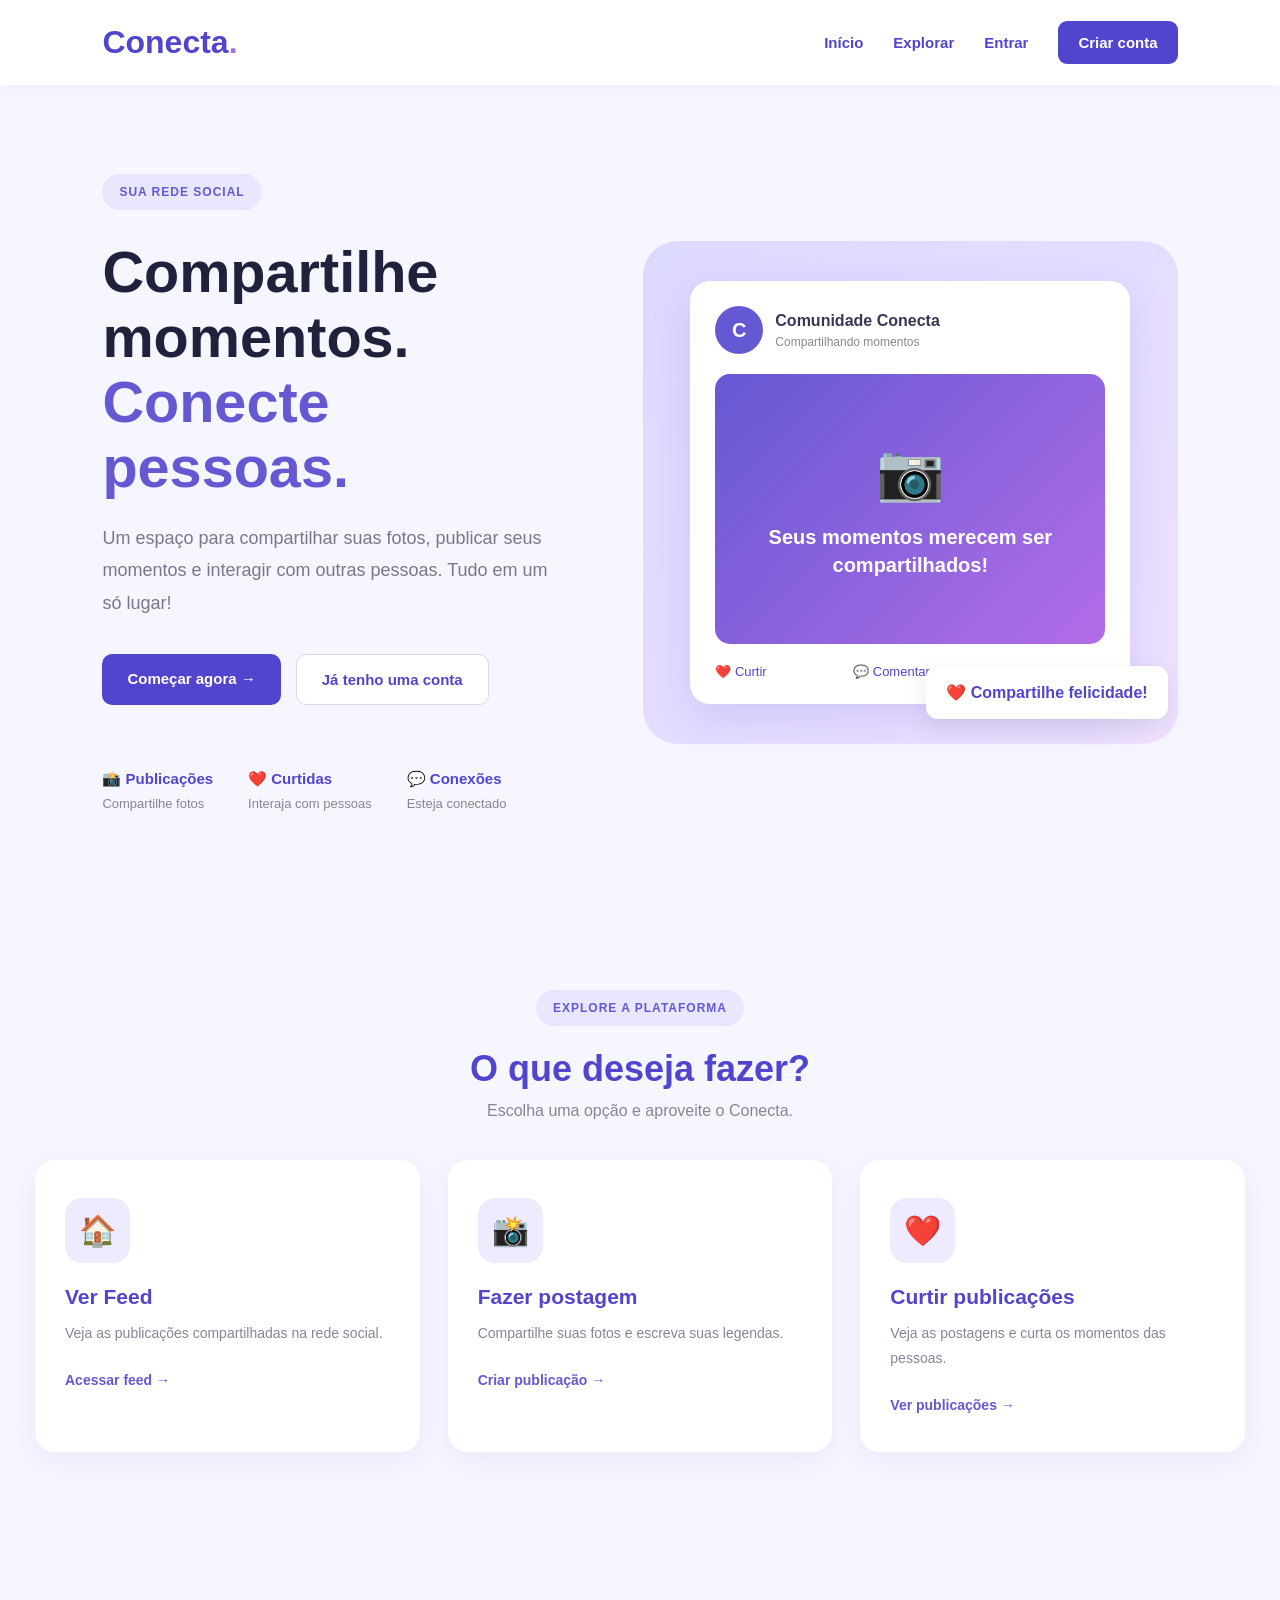
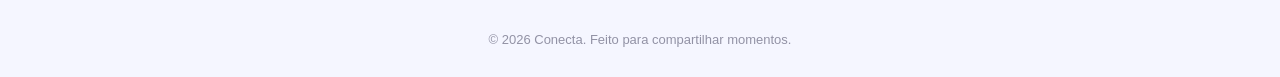
<file: front/index.html>
<!DOCTYPE html>
<html lang="pt-br">
<head>
    <meta charset="UTF-8">
    <meta name="viewport" content="width=device-width, initial-scale=1.0">
    <title>Conecta | Sua rede social</title>

    <link rel="stylesheet" href="css/style.css">
</head>

<body>

    <header class="topo">
        <h1>Conecta<span>.</span></h1>

        <nav>
            <a href="#inicio">Início</a>
            <a href="#explorar">Explorar</a>
            <a href="login.html">Entrar</a>
            <a href="cadastro.html" class="nav-cadastro">Criar conta</a>
        </nav>
    </header>

    <main class="pagina-inicial">

        <section class="inicio" id="inicio">

            <div class="conteudo">
                <span class="etiqueta">SUA REDE SOCIAL</span>

                <h2>
                    Compartilhe momentos.
                    <span>Conecte pessoas.</span>
                </h2>

                <p>
                    Um espaço para compartilhar suas fotos,
                    publicar seus momentos e interagir com
                    outras pessoas. Tudo em um só lugar!
                </p>

                <div class="acoes">
                    <a href="cadastro.html" class="botao-principal">
                        Começar agora →
                    </a>

                    <a href="login.html" class="botao-secundario">
                        Já tenho uma conta
                    </a>
                </div>

                <div class="informacoes">
                    <div>
                        <strong>📸 Publicações</strong>
                        <small>Compartilhe fotos</small>
                    </div>

                    <div>
                        <strong>❤️ Curtidas</strong>
                        <small>Interaja com pessoas</small>
                    </div>

                    <div>
                        <strong>💬 Conexões</strong>
                        <small>Esteja conectado</small>
                    </div>
                </div>
            </div>

            <div class="visual">
                <div class="cartao">

                    <div class="perfil">
                        <div class="avatar">C</div>

                        <div>
                            <strong>Comunidade Conecta</strong>
                            <small>Compartilhando momentos</small>
                        </div>
                    </div>

                    <div class="imagem">
                        <span>📷</span>
                        <h3>Seus momentos merecem ser compartilhados!</h3>
                    </div>

                    <div class="curtidas">
                        <span>❤️ Curtir</span>
                        <span>💬 Comentar</span>
                        <span>↗ Compartilhar</span>
                    </div>

                </div>

                <div class="flutuante">
                    ❤️ Compartilhe felicidade!
                </div>
            </div>

        </section>

        <section class="area-acesso" id="explorar">

            <span class="etiqueta">EXPLORE A PLATAFORMA</span>

            <h2>O que deseja fazer?</h2>

            <p>
                Escolha uma opção e aproveite o Conecta.
            </p>

            <div class="opcoes-acesso">

                <a href="feed.html" class="opcao">
                    <div class="icone">🏠</div>

                    <h3>Ver Feed</h3>

                    <p>
                        Veja as publicações compartilhadas
                        na rede social.
                    </p>

                    <span class="link-opcao">Acessar feed →</span>
                </a>

                <a href="publicacao.html" class="opcao">
                    <div class="icone">📸</div>

                    <h3>Fazer postagem</h3>

                    <p>
                        Compartilhe suas fotos e escreva
                        suas legendas.
                    </p>

                    <span class="link-opcao">Criar publicação →</span>
                </a>

                <a href="feed.html" class="opcao">
                    <div class="icone">❤️</div>

                    <h3>Curtir publicações</h3>

                    <p>
                        Veja as postagens e curta os
                        momentos das pessoas.
                    </p>

                    <span class="link-opcao">Ver publicações →</span>
                </a>

            </div>
        </section>

    </main>

    <footer>
        © 2026 Conecta. Feito para compartilhar momentos.
    </footer>

</body>
</html>
</file>
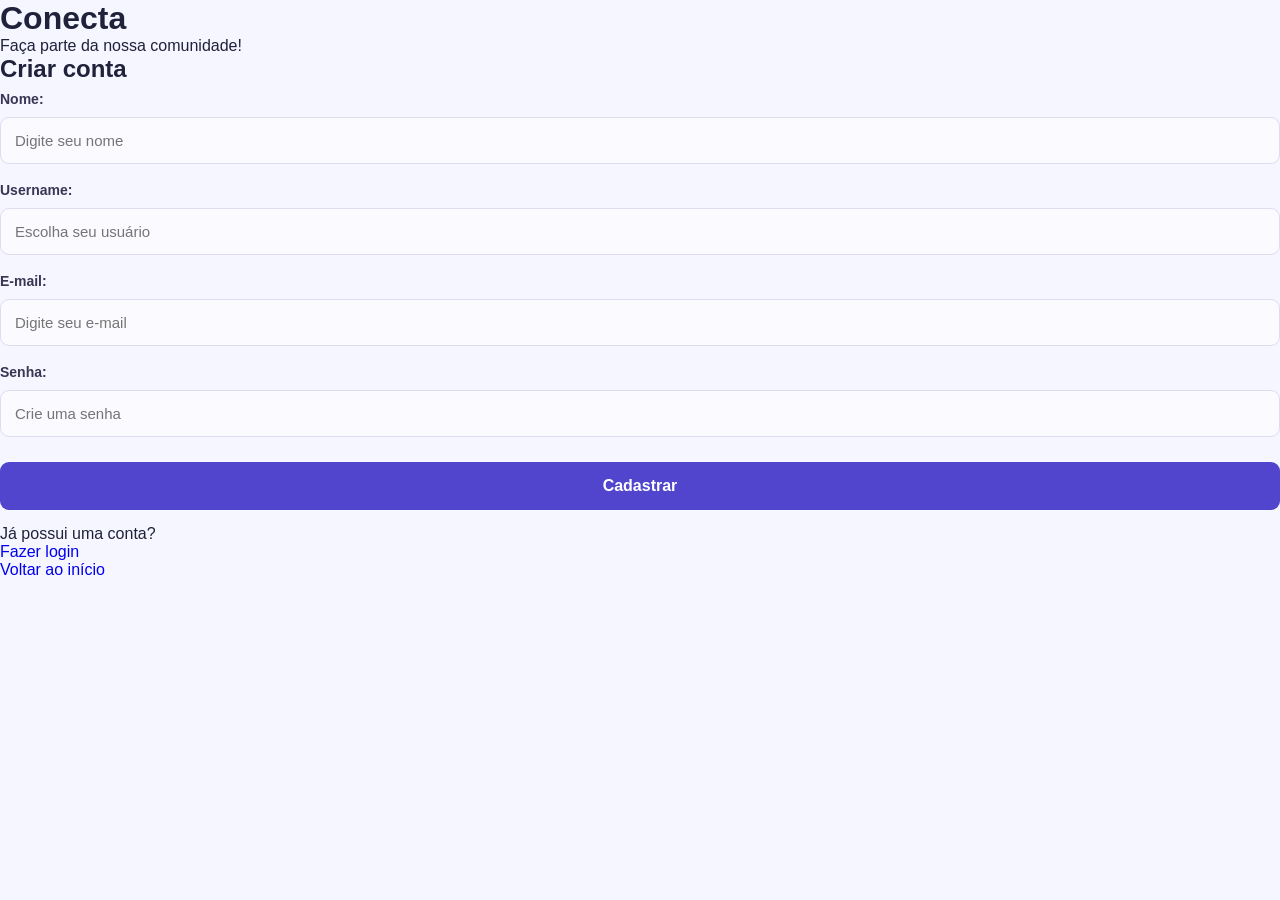
<file: front/cadastro.html>
<!DOCTYPE html>
<html lang="pt-br">

<head>
    <meta charset="UTF-8">
    <meta name="viewport" content="width=device-width, initial-scale=1.0">

    <title>Conecta | Cadastro</title>

    <link rel="stylesheet" href="css/style.css">
</head>

<body>

    <header>
        <h1>Conecta</h1>
        <p>Faça parte da nossa comunidade!</p>
    </header>

    <main>

        <h2>Criar conta</h2>

        <form id="formCadastro">

            <label for="nome">Nome:</label>
            <input
                type="text"
                id="nome"
                placeholder="Digite seu nome"
                required
            >

            <label for="username">Username:</label>
            <input
                type="text"
                id="username"
                placeholder="Escolha seu usuário"
                required
            >

            <label for="email">E-mail:</label>
            <input
                type="email"
                id="email"
                placeholder="Digite seu e-mail"
                required
            >

            <label for="senha">Senha:</label>
            <input
                type="password"
                id="senha"
                placeholder="Crie uma senha"
                required
            >

            <button type="submit">Cadastrar</button>

        </form>

        <p id="mensagem"></p>

        <p>Já possui uma conta?</p>

        <a href="login.html">Fazer login</a>

        <p>
            <a href="index.html">Voltar ao início</a>
        </p>

    </main>

    <script>

        const formulario = document.getElementById("formCadastro");

        formulario.addEventListener("submit", async function(event) {

            event.preventDefault();

            const nome = document.getElementById("nome").value;
            const username = document.getElementById("username").value;
            const email = document.getElementById("email").value;
            const senha = document.getElementById("senha").value;

            const mensagem = document.getElementById("mensagem");

            try {

                const resposta = await fetch("../back/api.php?rota=usuario", {

                    method: "POST",

                    headers: {
                        "Content-Type": "application/json"
                    },

                    body: JSON.stringify({
                        nome: nome,
                        username: username,
                        email: email,
                        senha: senha
                    })

                });

                const dados = await resposta.json();

                if (resposta.ok) {

                    mensagem.textContent = "Cadastro realizado com sucesso!";

                    mensagem.style.color = "green";

                    formulario.reset();

                } else {

                    mensagem.textContent = dados.erro || "Não foi possível realizar o cadastro.";

                    mensagem.style.color = "red";

                }

            } catch (erro) {

                mensagem.textContent = "Erro ao conectar com o servidor PHP.";

                mensagem.style.color = "red";

            }

        });

    </script>

</body>

</html>
</file>
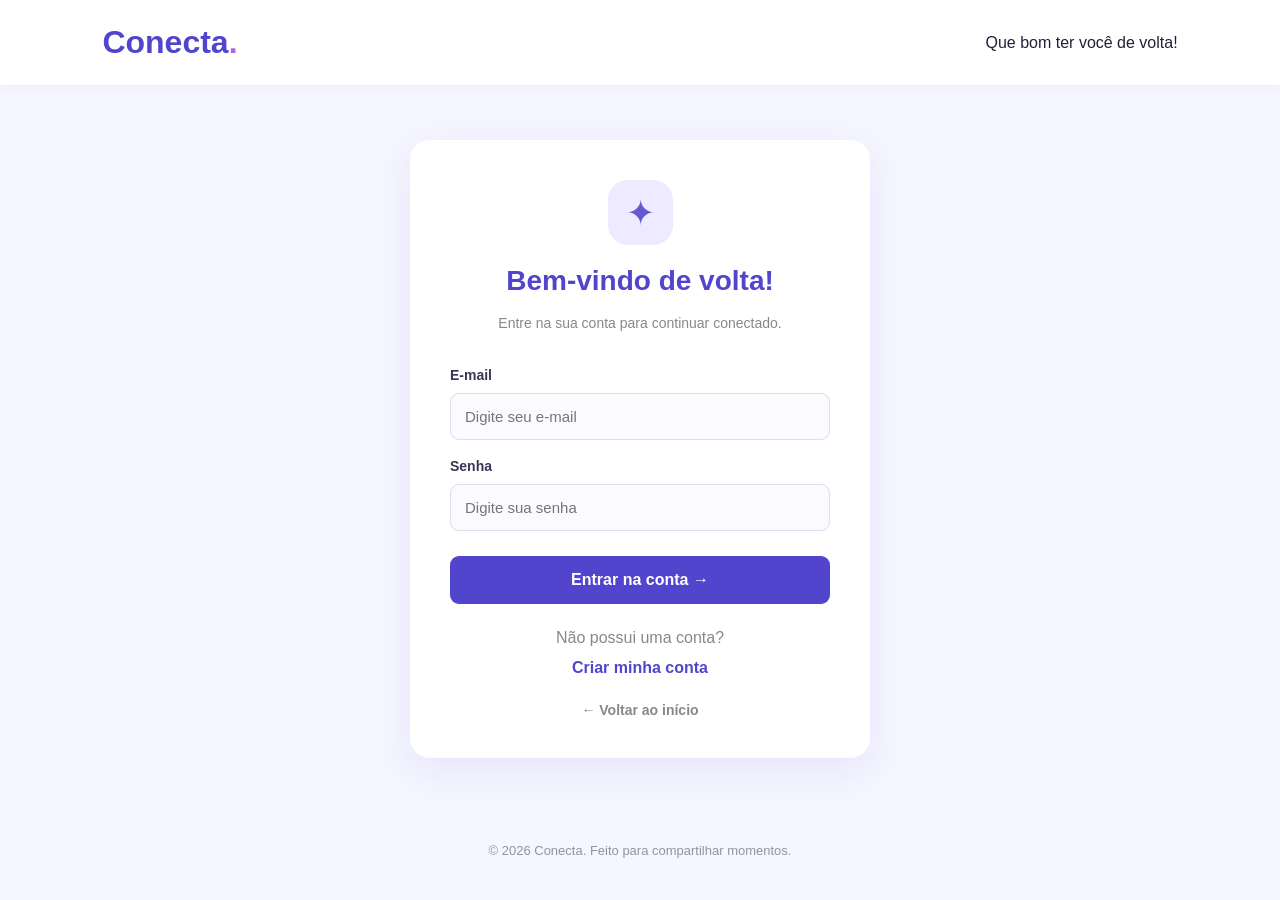
<file: front/login.html>
<!DOCTYPE html>
<html lang="pt-br">

<head>
    <meta charset="UTF-8">
    <meta name="viewport" content="width=device-width, initial-scale=1.0">

    <title>Conecta | Login</title>

    <link rel="stylesheet" href="css/style.css">
</head>

<body>

    <header class="topo">
        <h1>Conecta<span>.</span></h1>
        <p>Que bom ter você de volta!</p>
    </header>

    <main class="login-container">

        <div class="login-icon">✦</div>

        <h2>Bem-vindo de volta!</h2>

        <p class="subtitulo">
            Entre na sua conta para continuar conectado.
        </p>

        <form id="formLogin">

            <label for="email">E-mail</label>
            <input
                type="email"
                id="email"
                placeholder="Digite seu e-mail"
                required
            >

            <label for="senha">Senha</label>
            <input
                type="password"
                id="senha"
                placeholder="Digite sua senha"
                required
            >

            <button type="submit">Entrar na conta →</button>

        </form>

        <p id="mensagem"></p>

        <div class="login-links">
            <p>Não possui uma conta?</p>
            <a href="cadastro.html">Criar minha conta</a>

            <a href="index.html" class="voltar">← Voltar ao início</a>
        </div>

    </main>

    <footer>
        © 2026 Conecta. Feito para compartilhar momentos.
    </footer>

</body>
</html>
</file>
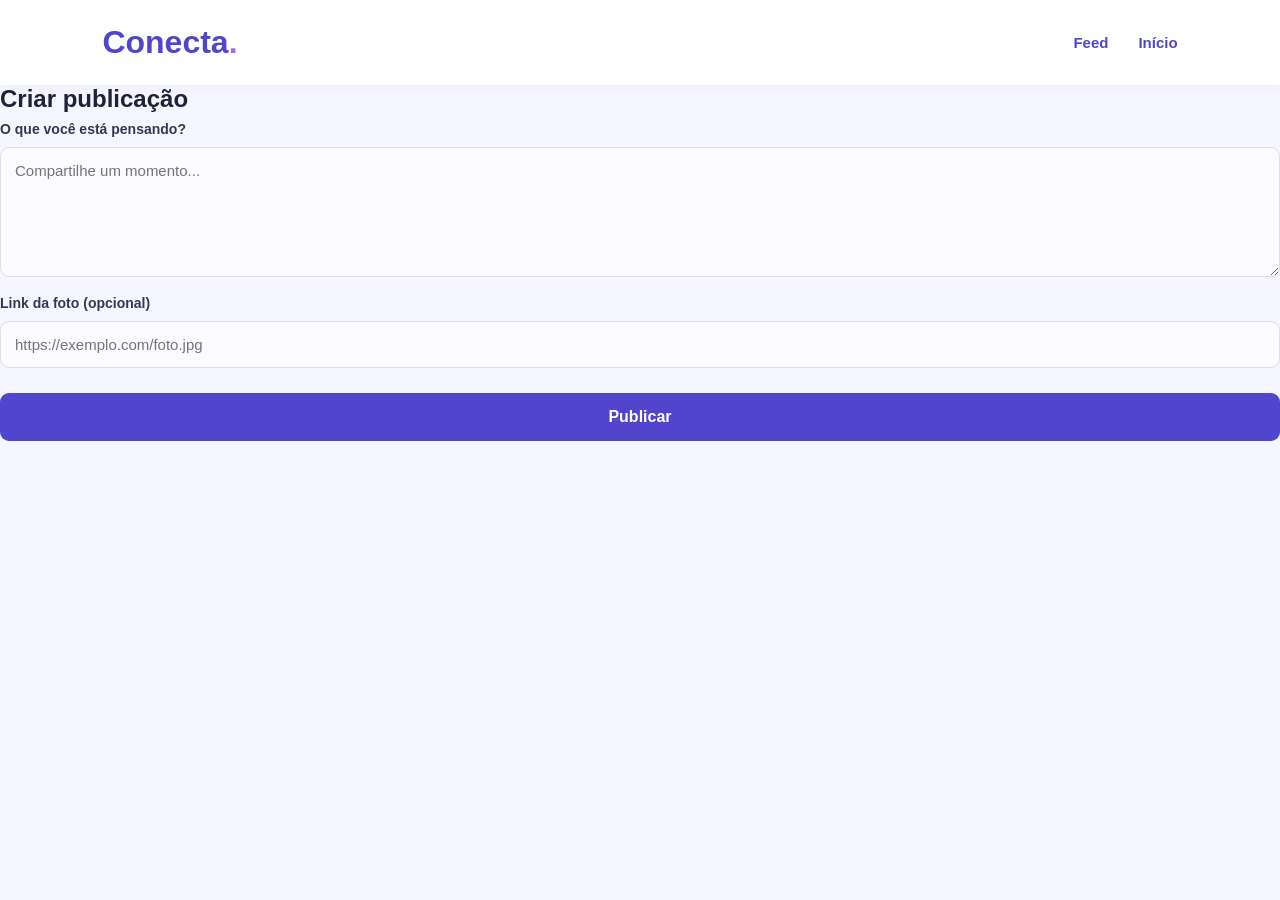
<file: front/publicacao.html>
<!DOCTYPE html>
<html lang="pt-br">
<head>
    <meta charset="UTF-8">
    <meta name="viewport" content="width=device-width, initial-scale=1.0">
    <title>Conecta | Nova publicação</title>
    <link rel="stylesheet" href="css/style.css">
</head>
<body>

    <header class="topo">
        <h1>Conecta<span>.</span></h1>
        <nav>
            <a href="feed.html">Feed</a>
            <a href="index.html">Início</a>
        </nav>
    </header>

    <main>
        <h2>Criar publicação</h2>

        <form id="formPublicacao">

            <label for="legenda">O que você está pensando?</label>
            <textarea id="legenda"
                placeholder="Compartilhe um momento..."
                required></textarea>

            <label for="imagem_url">Link da foto (opcional)</label>
            <input type="url" id="imagem_url"
                placeholder="https://exemplo.com/foto.jpg">

            <button type="submit">Publicar</button>
        </form>

        <p id="mensagem"></p>
    </main>

    <script>
        const formulario = document.getElementById("formPublicacao");

        formulario.addEventListener("submit", async function(event) {
            event.preventDefault();

            const legenda = document.getElementById("legenda").value;
            const imagem_url = document.getElementById("imagem_url").value;
            const mensagem = document.getElementById("mensagem");

            try {
                const resposta = await fetch("../back/api.php?rota=publicacao", {
                    method: "POST",
                    headers: {
                        "Content-Type": "application/json"
                    },
                    body: JSON.stringify({
                        id_usuario: 1,
                        legenda: legenda,
                        imagem_url: imagem_url || null
                    })
                });

                const dados = await resposta.json();

                if (!resposta.ok) {
                    throw new Error(dados.erro || "Erro ao publicar.");
                }

                mensagem.textContent = "Publicação criada com sucesso!";
                mensagem.style.color = "green";

                formulario.reset();

                setTimeout(() => {
                    window.location.href = "feed.html";
                }, 1000);

            } catch (erro) {
                mensagem.textContent = erro.message;
                mensagem.style.color = "red";
            }
        });
    </script>

</body>
</html>
</file>
<file: front/css/style.css>
/* =========================================
   CONFIGURAÇÕES GERAIS
========================================= */

* {
    margin: 0;
    padding: 0;
    box-sizing: border-box;
    font-family: Arial, Helvetica, sans-serif;
}

html {
    scroll-behavior: smooth;
}

body {
    background: #f5f6ff;
    color: #20213a;
    min-height: 100vh;
}

a {
    text-decoration: none;
}

/* =========================================
   CABEÇALHO
========================================= */

.topo {
    width: 100%;
    min-height: 85px;
    display: flex;
    justify-content: space-between;
    align-items: center;
    padding: 20px 8%;
    background: white;
    box-shadow: 0 2px 15px rgba(0, 0, 0, 0.04);
    position: relative;
    z-index: 10;
}

.topo h1 {
    color: #5145cd;
    font-size: 32px;
    font-weight: bold;
}

.topo h1 span {
    color: #a36bea;
}

.topo nav {
    display: flex;
    align-items: center;
    gap: 30px;
}

.topo nav a {
    color: #5145cd;
    font-size: 15px;
    font-weight: bold;
    transition: 0.3s;
}

.topo nav a:hover {
    color: #a36bea;
}

.topo nav .nav-cadastro {
    background: #5145cd;
    color: white;
    padding: 13px 20px;
    border-radius: 9px;
}

.topo nav .nav-cadastro:hover {
    background: #392fa5;
    color: white;
}

/* =========================================
   PÁGINA INICIAL
========================================= */

main.pagina-inicial {
    display: block;
    width: 100%;
    max-width: none;
    min-height: auto;
    margin: 0;
    padding: 0;
    background: transparent;
    border-radius: 0;
    box-shadow: none;
}

.inicio {
    width: 100%;
    max-width: none;
    min-height: calc(100vh - 85px);
    padding: 70px 8%;
    display: flex;
    align-items: center;
    justify-content: space-between;
    gap: 8%;
}

.conteudo {
    flex: 1;
    max-width: 650px;
}

.etiqueta {
    display: inline-block;
    color: #6558d3;
    background: #e9e7ff;
    padding: 11px 17px;
    border-radius: 30px;
    font-size: 12px;
    font-weight: bold;
    letter-spacing: 1px;
}

.conteudo h2 {
    font-size: clamp(42px, 4.5vw, 68px);
    line-height: 1.13;
    margin: 30px 0 22px;
    color: #20213a;
}

.conteudo h2 span {
    display: block;
    color: #6558d3;
}

.conteudo p {
    color: #77788b;
    font-size: 18px;
    line-height: 1.8;
    max-width: 600px;
}

/* =========================================
   BOTÕES DA PÁGINA INICIAL
========================================= */

.acoes {
    display: flex;
    gap: 15px;
    margin-top: 35px;
    flex-wrap: wrap;
}

.botao-principal,
.botao-secundario {
    display: inline-block;
    padding: 16px 25px;
    border-radius: 10px;
    font-weight: bold;
    font-size: 15px;
    transition: 0.3s;
}

.botao-principal {
    background: #5145cd;
    color: white;
}

.botao-principal:hover {
    background: #392fa5;
    transform: translateY(-3px);
}

.botao-secundario {
    border: 1px solid #d8d6ee;
    color: #5145cd;
    background: white;
}

.botao-secundario:hover {
    background: #eeeaff;
}

/* =========================================
   INFORMAÇÕES
========================================= */

.informacoes {
    display: flex;
    gap: 35px;
    margin-top: 65px;
    flex-wrap: wrap;
}

.informacoes div {
    display: flex;
    flex-direction: column;
    gap: 8px;
}

.informacoes strong {
    color: #5145cd;
    font-size: 15px;
}

.informacoes small {
    color: #858598;
    font-size: 13px;
}

/* =========================================
   CARTÃO ILUSTRATIVO
========================================= */

.visual {
    flex: 1;
    position: relative;
    display: flex;
    justify-content: center;
    align-items: center;
    min-height: 500px;
    background: linear-gradient(135deg, #dcd9ff, #eee1ff);
    border-radius: 35px;
    padding: 40px;
}

.cartao {
    background: white;
    width: 100%;
    max-width: 440px;
    padding: 25px;
    border-radius: 20px;
    box-shadow: 0 15px 40px #5145cd25;
}

.perfil {
    display: flex;
    align-items: center;
    gap: 12px;
    margin-bottom: 20px;
}

.perfil strong {
    color: #383653;
}

.perfil small {
    display: block;
    color: #888;
    margin-top: 5px;
    font-size: 12px;
}

.avatar {
    background: #6558d3;
    color: white;
    width: 48px;
    height: 48px;
    border-radius: 50%;
    display: flex;
    align-items: center;
    justify-content: center;
    font-weight: bold;
    font-size: 20px;
}

.imagem {
    min-height: 270px;
    border-radius: 15px;
    background: linear-gradient(135deg, #6558d3, #b36de8);
    color: white;
    display: flex;
    flex-direction: column;
    align-items: center;
    justify-content: center;
    text-align: center;
    padding: 30px;
}

.imagem span {
    font-size: 55px;
    margin-bottom: 18px;
}

.imagem h3 {
    font-size: 20px;
    line-height: 1.4;
}

.curtidas {
    margin-top: 20px;
    color: #5145cd;
    font-size: 13px;
    display: flex;
    justify-content: space-between;
    gap: 10px;
}

.flutuante {
    position: absolute;
    bottom: 25px;
    right: 10px;
    background: white;
    padding: 17px 20px;
    border-radius: 12px;
    box-shadow: 0 8px 25px #00000015;
    color: #5145cd;
    font-weight: bold;
}

/* =========================================
   ÁREA DE ACESSO
========================================= */

.area-acesso {
    width: 100%;
    max-width: 1300px;
    margin: 20px auto 80px;
    padding: 70px 35px;
    text-align: center;
}

.area-acesso h2 {
    color: #5145cd;
    font-size: 36px;
    margin: 22px 0 12px;
}

.area-acesso > p {
    color: #858598;
    margin-bottom: 40px;
    font-size: 16px;
}

.opcoes-acesso {
    display: grid;
    grid-template-columns: repeat(3, 1fr);
    gap: 28px;
}

.opcao {
    display: block;
    background: white;
    padding: 38px 30px;
    border-radius: 20px;
    box-shadow: 0 8px 25px #5145cd12;
    transition: 0.3s;
    text-decoration: none;
    text-align: left;
}

.opcao:hover {
    transform: translateY(-7px);
    box-shadow: 0 15px 35px #5145cd25;
}

.icone {
    width: 65px;
    height: 65px;
    background: #eeeaff;
    border-radius: 17px;
    display: flex;
    align-items: center;
    justify-content: center;
    font-size: 30px;
    margin-bottom: 22px;
}

.opcao h3 {
    color: #5145cd;
    margin-bottom: 12px;
    font-size: 21px;
}

.opcao p {
    color: #858598;
    font-size: 14px;
    line-height: 1.8;
    margin-bottom: 25px;
}

.link-opcao {
    color: #6558d3;
    font-size: 14px;
    font-weight: bold;
}

/* =========================================
   LOGIN E CADASTRO
========================================= */

.login-container,
.cadastro-container {
    width: 90%;
    max-width: 460px;
    margin: 55px auto;
    padding: 40px;
    background: white;
    border-radius: 20px;
    box-shadow: 0 12px 40px #5145cd18;
}

.login-icon {
    width: 65px;
    height: 65px;
    margin: 0 auto 20px;
    border-radius: 20px;
    background: #eeeaff;
    color: #6558d3;
    display: flex;
    justify-content: center;
    align-items: center;
    font-size: 35px;
}

.login-container h2,
.cadastro-container h2 {
    text-align: center;
    color: #5145cd;
    font-size: 28px;
    margin-bottom: 15px;
}

.subtitulo {
    text-align: center;
    color: #888;
    font-size: 14px;
    line-height: 1.6;
    margin-bottom: 25px;
}

/* =========================================
   FORMULÁRIOS
========================================= */

form {
    display: flex;
    flex-direction: column;
    gap: 10px;
}

label {
    font-size: 14px;
    font-weight: bold;
    color: #383653;
    margin-top: 8px;
}

input,
textarea,
select {
    width: 100%;
    padding: 14px;
    border: 1px solid #deddf0;
    border-radius: 9px;
    outline: none;
    font-size: 15px;
    background: #fafaff;
    color: #20213a;
}

input:focus,
textarea:focus,
select:focus {
    border-color: #6558d3;
    box-shadow: 0 0 0 3px #6558d320;
}

textarea {
    min-height: 130px;
    resize: vertical;
}

/* =========================================
   BOTÕES DE FORMULÁRIO
========================================= */

button {
    width: 100%;
    padding: 15px;
    margin-top: 15px;
    background: #5145cd;
    color: white;
    border: none;
    border-radius: 9px;
    font-size: 16px;
    font-weight: bold;
    cursor: pointer;
    transition: 0.3s;
}

button:hover {
    background: #392fa5;
    transform: translateY(-2px);
}

button:disabled {
    opacity: 0.6;
    cursor: not-allowed;
    transform: none;
}

/* =========================================
   LINKS E MENSAGENS
========================================= */

.login-links {
    text-align: center;
    margin-top: 25px;
}

.login-links p {
    color: #888;
    margin-bottom: 10px;
}

.login-links a {
    display: block;
    color: #5145cd;
    font-weight: bold;
    margin-top: 12px;
}

.login-links .voltar {
    margin-top: 25px;
    font-size: 14px;
    color: #888;
}

#mensagem {
    text-align: center;
    margin-top: 15px;
    font-weight: bold;
}

/* =========================================
   PÁGINA DE PUBLICAÇÃO
========================================= */

.publicacao-container {
    width: 90%;
    max-width: 650px;
    margin: 50px auto;
    padding: 35px;
    background: white;
    border-radius: 20px;
    box-shadow: 0 12px 40px #5145cd18;
}

.publicacao-container h2 {
    color: #5145cd;
    margin-bottom: 12px;
}

.publicacao-container p {
    color: #858598;
    line-height: 1.6;
    margin-bottom: 20px;
}

/* =========================================
   FEED - PÁGINA DE PUBLICAÇÕES
========================================= */

main.feed {
    display: block;
    width: 92%;
    max-width: 950px;
    margin: 45px auto 70px;
    padding: 0;
    background: transparent;
    box-shadow: none;
    border-radius: 0;
}

.feed-cabecalho {
    display: flex;
    align-items: center;
    justify-content: space-between;
    gap: 20px;
    margin-bottom: 35px;
    flex-wrap: wrap;
}

.feed-cabecalho h2 {
    font-size: 38px;
    color: #5145cd;
    margin: 15px 0 8px;
}

.feed-cabecalho p {
    color: #858598;
    line-height: 1.6;
    margin-top: 10px;
}

.feed-cabecalho .botao-principal {
    text-decoration: none;
}

.mensagem-feed {
    text-align: center;
    color: #858598;
    padding: 25px;
    line-height: 1.6;
}

.lista-publicacoes {
    display: flex;
    flex-direction: column;
    gap: 30px;
}

/* CARTÃO DA PUBLICAÇÃO */

.postagem {
    width: 100%;
    background: white;
    padding: 28px;
    border-radius: 20px;
    box-shadow: 0 8px 30px #5145cd12;
    margin: 0;
}

.postagem-perfil {
    display: flex;
    align-items: center;
    gap: 13px;
    margin-bottom: 20px;
}

.postagem-avatar {
    width: 48px;
    height: 48px;
    flex-shrink: 0;
    border-radius: 50%;
    background: linear-gradient(135deg, #6558d3, #b36de8);
    color: white;
    display: flex;
    align-items: center;
    justify-content: center;
    font-weight: bold;
    font-size: 20px;
}

.postagem-usuario {
    display: flex;
    flex-direction: column;
    gap: 5px;
}

.postagem-usuario strong {
    color: #383653;
    font-size: 15px;
}

.postagem-usuario small {
    color: #999;
    font-size: 12px;
}

.legenda-postagem {
    color: #444;
    font-size: 16px;
    line-height: 1.7;
    margin-bottom: 18px;
    overflow-wrap: anywhere;
}

/* IMAGEM DA PUBLICAÇÃO */

.foto-postagem {
    width: 100%;
    max-height: 550px;
    object-fit: cover;
    display: block;
    border-radius: 15px;
    margin: 15px 0 20px;
    background: #eeeaff;
}

/* ÁREA DE CURTIDAS */

.area-curtidas {
    display: flex;
    align-items: center;
    justify-content: space-between;
    gap: 15px;
    border-top: 1px solid #eeeefa;
    padding-top: 18px;
    margin-top: 10px;
}

.contador-curtidas {
    color: #6558d3;
    font-size: 14px;
    font-weight: bold;
}

button.botao-curtir {
    width: auto;
    min-width: 125px;
    margin: 0;
    padding: 12px 22px;
    border-radius: 25px;
    background: #eeeaff;
    color: #5145cd;
    font-size: 14px;
}

button.botao-curtir:hover {
    background: #ded9ff;
    transform: scale(1.03);
}

button.botao-curtir.curtido {
    background: #5145cd;
    color: white;
}

/* =========================================
   RODAPÉ
========================================= */

footer {
    text-align: center;
    padding: 30px 20px;
    color: #9292a5;
    font-size: 13px;
}

/* =========================================
   RESPONSIVIDADE
========================================= */

@media (max-width: 900px) {

    .inicio {
        flex-direction: column;
        padding: 55px 30px;
    }

    .conteudo {
        max-width: 100%;
    }

    .visual {
        width: 100%;
        min-height: 430px;
    }

    .opcoes-acesso {
        grid-template-columns: 1fr;
    }

    .topo {
        padding: 20px 5%;
    }
}

@media (max-width: 600px) {

    .topo {
        flex-direction: column;
        gap: 20px;
    }

    .topo nav {
        justify-content: center;
        flex-wrap: wrap;
        gap: 15px;
    }

    .conteudo h2 {
        font-size: 39px;
    }

    .conteudo p {
        font-size: 16px;
    }

    .informacoes {
        gap: 20px;
        margin-top: 40px;
    }

    .visual {
        min-height: 350px;
        padding: 20px;
    }

    .cartao {
        padding: 18px;
    }

    .imagem {
        min-height: 210px;
    }

    .flutuante {
        right: 5px;
        bottom: 5px;
        font-size: 12px;
    }

    .area-acesso {
        padding: 45px 20px;
    }

    .area-acesso h2 {
        font-size: 29px;
    }

    .login-container,
    .cadastro-container,
    .publicacao-container {
        padding: 25px 20px;
        margin: 30px auto;
    }

    main.feed {
        width: 94%;
    }

    .feed-cabecalho {
        flex-direction: column;
        align-items: flex-start;
    }

    .feed-cabecalho h2 {
        font-size: 30px;
    }

    .postagem {
        padding: 18px;
    }

    .area-curtidas {
        align-items: flex-start;
        flex-direction: column;
    }
}
</file>
